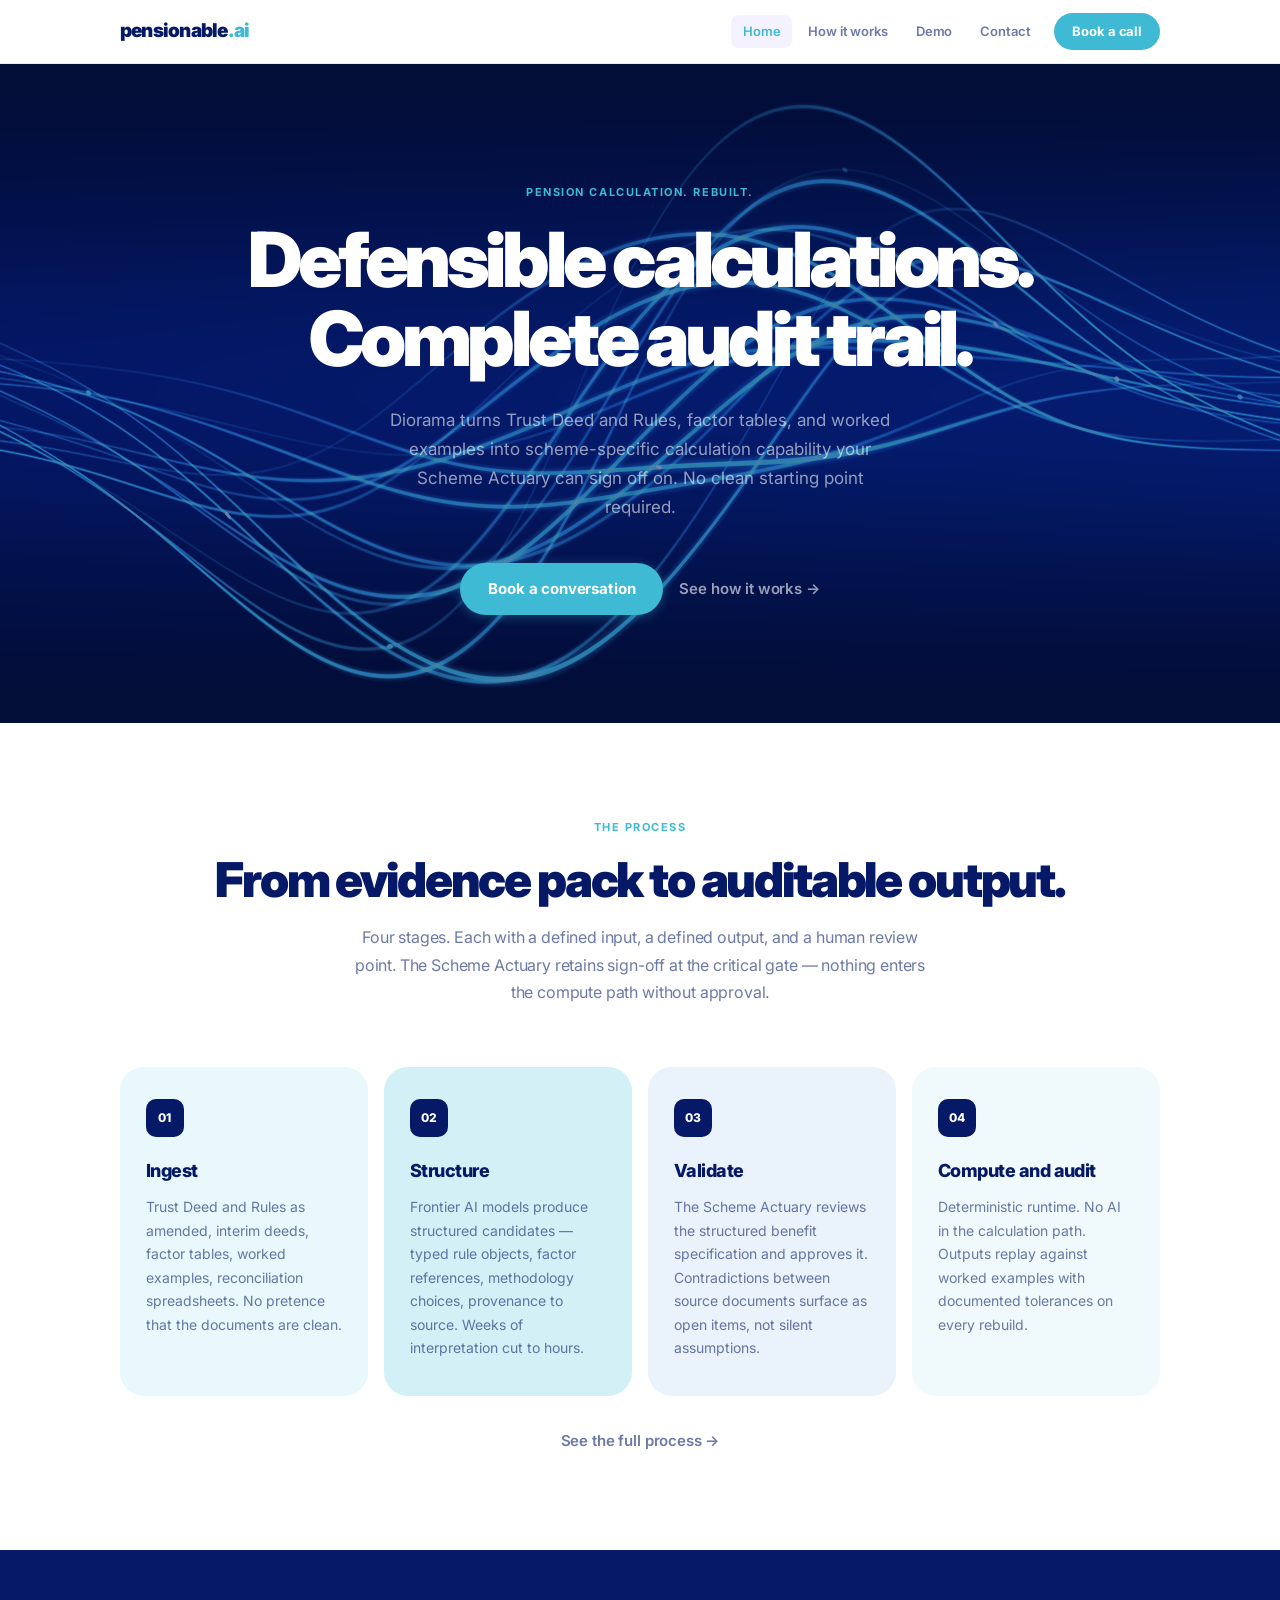
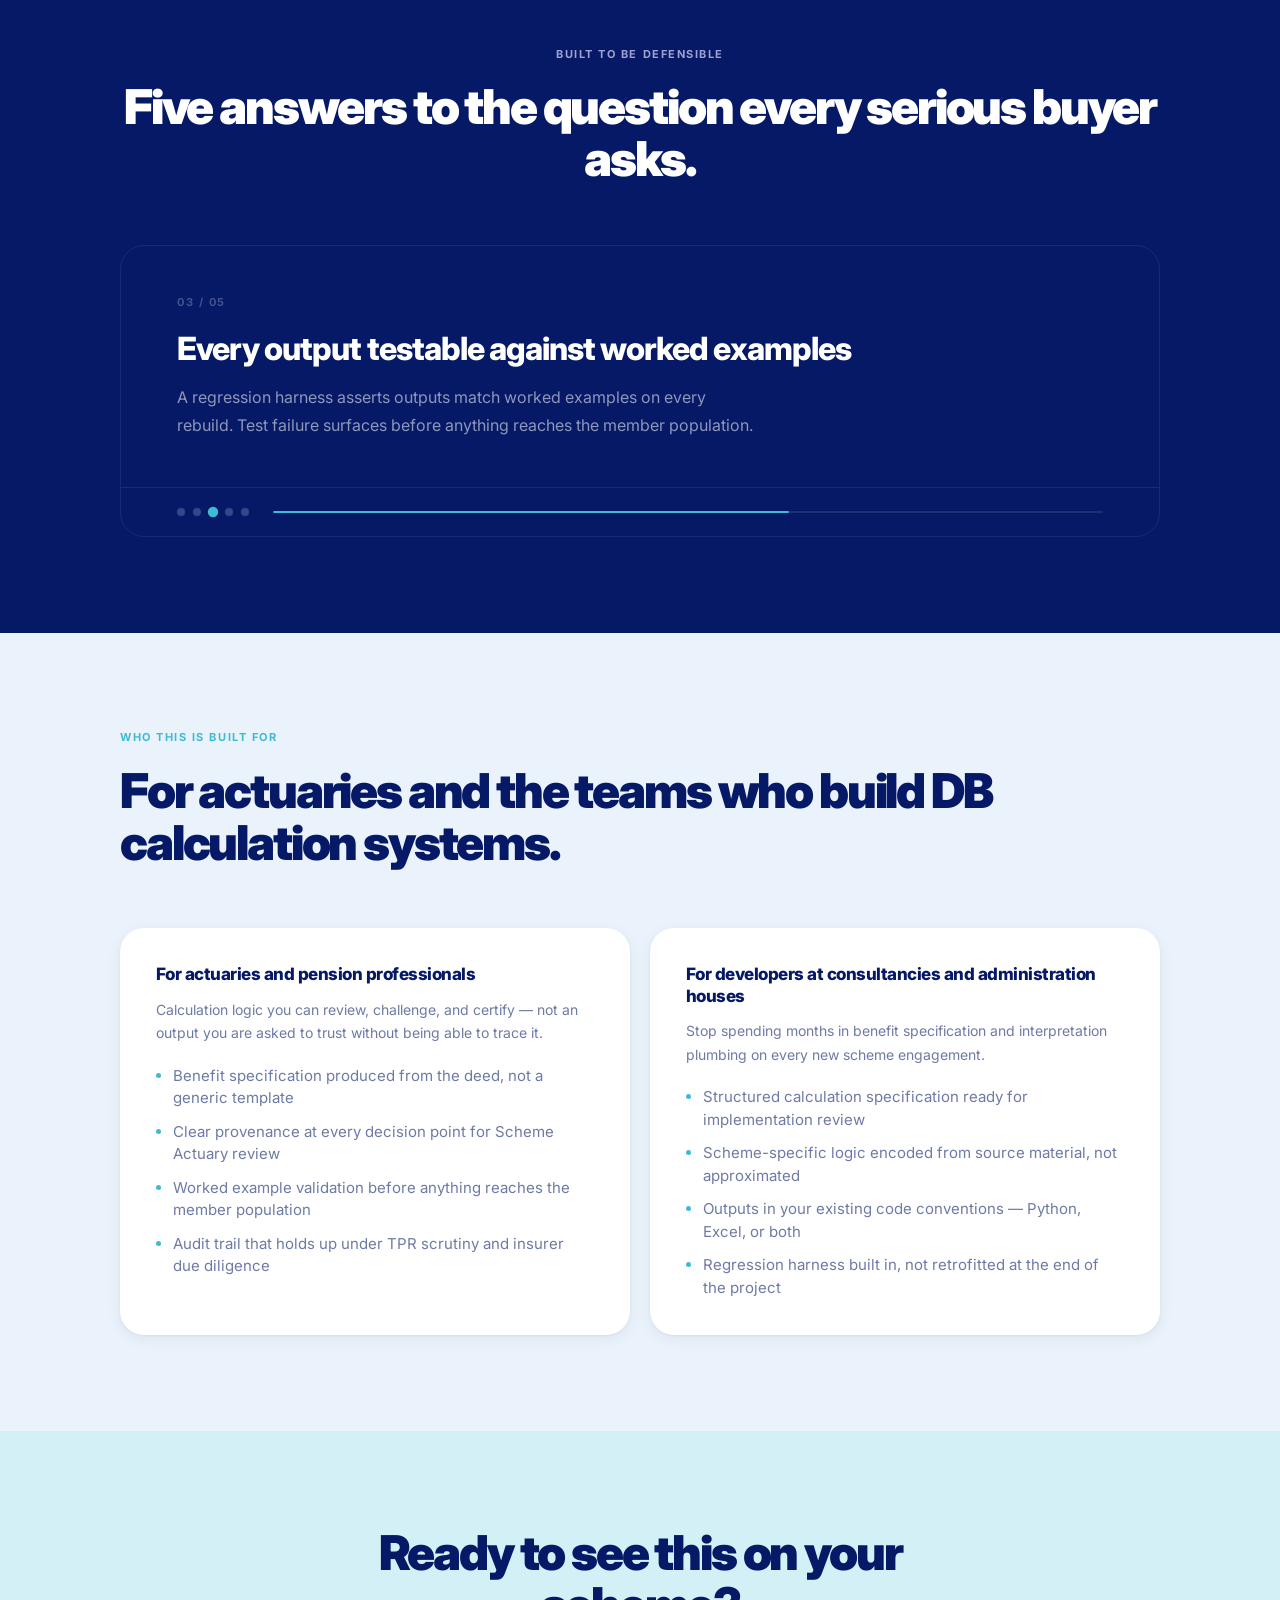
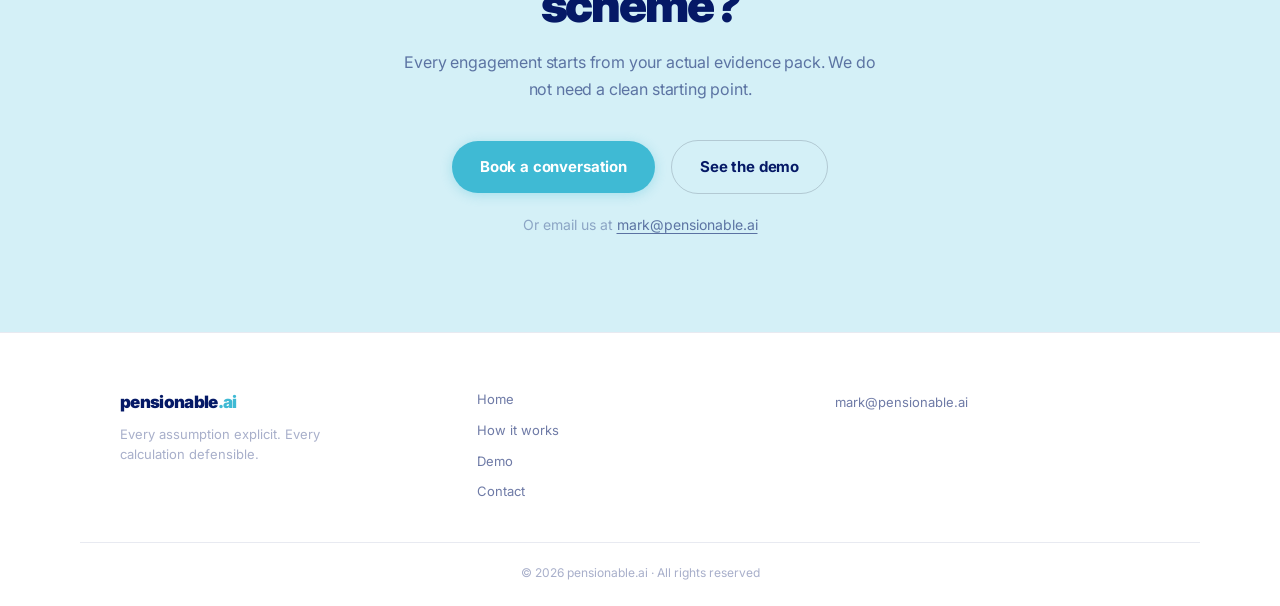
<file: index.html>
<!DOCTYPE html>
<html lang="en">
<head>
  <meta charset="UTF-8">
  <meta name="viewport" content="width=device-width, initial-scale=1.0">
  <title>pensionable.ai — Diorama Pension Calculation Engine</title>
  <meta name="description" content="Diorama turns DB scheme rules, factor tables, and worked examples into structured, auditable, scheme-specific calculation capability. Every assumption explicit. Every calculation defensible.">
  <meta property="og:title" content="pensionable.ai">
  <meta property="og:description" content="Defensible calculations. Complete audit trail. Scheme Actuary stays in control.">
  <meta property="og:type" content="website">
  <link rel="preconnect" href="https://fonts.googleapis.com">
  <link rel="preconnect" href="https://fonts.gstatic.com" crossorigin>
  <link href="https://fonts.googleapis.com/css2?family=Inter:wght@400;500;600;700;800;900&display=swap" rel="stylesheet">
  <link rel="stylesheet" href="css/main.css">
</head>
<body>

  <!-- ── Navigation ──────────────────────────────────────── -->
  <header class="nav">
    <div class="container nav__inner">
      <a href="index.html" class="wordmark">pensionable<span class="dot">.</span><span class="ai">ai</span></a>
      <nav class="nav-links">
        <a href="index.html" class="nav-link">Home</a>
        <a href="how-it-works.html" class="nav-link">How it works</a>
        <a href="demo.html" class="nav-link">Demo</a>
        <a href="contact.html" class="nav-link">Contact</a>
        <a href="contact.html" class="nav-cta">Book a call</a>
      </nav>
    </div>
  </header>

  <main>

    <!-- ── Hero ──────────────────────────────────────────── -->
    <section class="hero">
      <canvas id="hero-canvas" aria-hidden="true"></canvas>
      <div class="container">
        <p class="eyebrow reveal">Pension calculation. Rebuilt.</p>
        <h1 class="hero-headline hero__headline reveal">Defensible calculations.<br>Complete audit trail.</h1>

        <p class="hero__sub reveal">Diorama turns Trust Deed and Rules, factor tables, and worked examples into scheme-specific calculation capability your Scheme Actuary can sign off on. No clean starting point required.</p>
        <div class="hero__ctas stagger">
          <a href="contact.html" class="btn-primary reveal">Book a conversation</a>
          <a href="how-it-works.html" class="btn-text reveal">See how it works →</a>
        </div>
      </div>
    </section>

    <!-- ── How it Works ──────────────────────────────────── -->
    <section class="section" id="how-it-works">
      <div class="container">
        <div class="section-header section-header--centred">
          <p class="eyebrow reveal">The process</p>
          <h2 class="section-headline reveal">From evidence pack to auditable output.</h2>
          <p class="body-text reveal">Four stages. Each with a defined input, a defined output, and a human review point. The Scheme Actuary retains sign-off at the critical gate — nothing enters the compute path without approval.</p>
        </div>
        <div class="stage-cards stagger">
          <div class="stage-card stage-card--lavender reveal">
            <div class="stage-badge">01</div>
            <h3 class="stage-card__title">Ingest</h3>
            <p class="stage-card__body">Trust Deed and Rules as amended, interim deeds, factor tables, worked examples, reconciliation spreadsheets. No pretence that the documents are clean.</p>
          </div>
          <div class="stage-card stage-card--mint reveal">
            <div class="stage-badge">02</div>
            <h3 class="stage-card__title">Structure</h3>
            <p class="stage-card__body">Frontier AI models produce structured candidates — typed rule objects, factor references, methodology choices, provenance to source. Weeks of interpretation cut to hours.</p>
          </div>
          <div class="stage-card stage-card--peach reveal">
            <div class="stage-badge">03</div>
            <h3 class="stage-card__title">Validate</h3>
            <p class="stage-card__body">The Scheme Actuary reviews the structured benefit specification and approves it. Contradictions between source documents surface as open items, not silent assumptions.</p>
          </div>
          <div class="stage-card stage-card--blue reveal">
            <div class="stage-badge">04</div>
            <h3 class="stage-card__title">Compute and audit</h3>
            <p class="stage-card__body">Deterministic runtime. No AI in the calculation path. Outputs replay against worked examples with documented tolerances on every rebuild.</p>
          </div>
        </div>
        <div class="stage-cards-footer reveal">
          <a href="how-it-works.html" class="btn-text">See the full process →</a>
        </div>
      </div>
    </section>

    <!-- ── Trust ──────────────────────────────────────────── -->
    <section class="section section--dark" id="trust">
      <div class="container">
        <div class="section-header section-header--centred">
          <p class="eyebrow reveal">Built to be defensible</p>
          <h2 class="section-headline reveal">Five answers to the question every serious buyer asks.</h2>
        </div>

        <div class="trust-scroller reveal" aria-live="polite">
          <div class="trust-slides">
            <div class="trust-slide is-active">
              <span class="trust-slide__num">01 / 05</span>
              <h3 class="trust-slide__title">The Scheme Actuary owns the deliverable</h3>
              <p class="trust-slide__body">The actuary reviews the benefit specification, makes the judgement calls, and signs off the output. Professional accountability does not move.</p>
            </div>
            <div class="trust-slide">
              <span class="trust-slide__num">02 / 05</span>
              <h3 class="trust-slide__title">No AI in the calculation runtime</h3>
              <p class="trust-slide__body">The runtime is deterministic. The same inputs produce the same outputs every time. AI accelerates structuring — it plays no part in the calculation itself.</p>
            </div>
            <div class="trust-slide">
              <span class="trust-slide__num">03 / 05</span>
              <h3 class="trust-slide__title">Every output testable against worked examples</h3>
              <p class="trust-slide__body">A regression harness asserts outputs match worked examples on every rebuild. Test failure surfaces before anything reaches the member population.</p>
            </div>
            <div class="trust-slide">
              <span class="trust-slide__num">04 / 05</span>
              <h3 class="trust-slide__title">Provenance back to the deed</h3>
              <p class="trust-slide__body">Every methodology choice and calculation parameter traces back to the specific deed clause or statutory provision that governs it.</p>
            </div>
            <div class="trust-slide">
              <span class="trust-slide__num">05 / 05</span>
              <h3 class="trust-slide__title">Member data never touches the AI</h3>
              <p class="trust-slide__body">Anonymisation is built into the pipeline before any AI access. The structuring step sees only scheme structure and rule text, not member records.</p>
            </div>
          </div>

          <div class="trust-nav">
            <div class="trust-dots">
              <button class="trust-dot is-active" aria-label="Answer 1"></button>
              <button class="trust-dot" aria-label="Answer 2"></button>
              <button class="trust-dot" aria-label="Answer 3"></button>
              <button class="trust-dot" aria-label="Answer 4"></button>
              <button class="trust-dot" aria-label="Answer 5"></button>
            </div>
            <div class="trust-progress">
              <div class="trust-progress__bar"></div>
            </div>
          </div>
        </div>

      </div>
    </section>

    <!-- ── Who it's For ───────────────────────────────────── -->
    <section class="section section--peach" id="for-teams">
      <div class="container">
        <div class="section-header">
          <p class="eyebrow reveal">Who this is built for</p>
          <h2 class="section-headline reveal">For actuaries and the teams who build DB calculation systems.</h2>
        </div>
        <div class="for-grid stagger">
          <div class="for-block reveal">
            <p class="for-block__label">For actuaries and pension professionals</p>
            <p class="for-block__intro">Calculation logic you can review, challenge, and certify — not an output you are asked to trust without being able to trace it.</p>
            <ul class="bullet-list">
              <li>Benefit specification produced from the deed, not a generic template</li>
              <li>Clear provenance at every decision point for Scheme Actuary review</li>
              <li>Worked example validation before anything reaches the member population</li>
              <li>Audit trail that holds up under TPR scrutiny and insurer due diligence</li>
            </ul>
          </div>
          <div class="for-block reveal">
            <p class="for-block__label">For developers at consultancies and administration houses</p>
            <p class="for-block__intro">Stop spending months in benefit specification and interpretation plumbing on every new scheme engagement.</p>
            <ul class="bullet-list">
              <li>Structured calculation specification ready for implementation review</li>
              <li>Scheme-specific logic encoded from source material, not approximated</li>
              <li>Outputs in your existing code conventions — Python, Excel, or both</li>
              <li>Regression harness built in, not retrofitted at the end of the project</li>
            </ul>
          </div>
        </div>
      </div>
    </section>

    <!-- ── CTA ────────────────────────────────────────────── -->
    <section class="section--mint">
      <div class="cta-section">
        <div class="container">
          <h2 class="section-headline reveal">Ready to see this on your scheme?</h2>
          <p class="body-text reveal">Every engagement starts from your actual evidence pack. We do not need a clean starting point.</p>
          <div class="cta-section__buttons reveal">
            <a href="contact.html" class="btn-primary">Book a conversation</a>
            <a href="demo.html" class="btn-outlined">See the demo</a>
          </div>
          <p class="cta-secondary reveal">Or email us at <a href="mailto:mark@pensionable.ai">mark@pensionable.ai</a></p>
        </div>
      </div>
    </section>

  </main>

  <!-- ── Footer ─────────────────────────────────────────── -->
  <footer class="footer">
    <div class="container footer__inner">
      <div class="footer__brand">
        <a href="index.html" class="wordmark">pensionable<span class="dot">.</span><span class="ai">ai</span></a>
        <p class="footer__tagline">Every assumption explicit. Every calculation defensible.</p>
      </div>
      <nav class="footer__links">
        <a href="index.html">Home</a>
        <a href="how-it-works.html">How it works</a>
        <a href="demo.html">Demo</a>
        <a href="contact.html">Contact</a>
      </nav>
      <div class="footer__contact">
        <a href="mailto:mark@pensionable.ai">mark@pensionable.ai</a>
      </div>
    </div>
    <div class="container footer__bottom">
      <p>© 2026 pensionable.ai · All rights reserved</p>
    </div>
  </footer>

  <script src="js/main.js"></script>
</body>
</html>
</file>
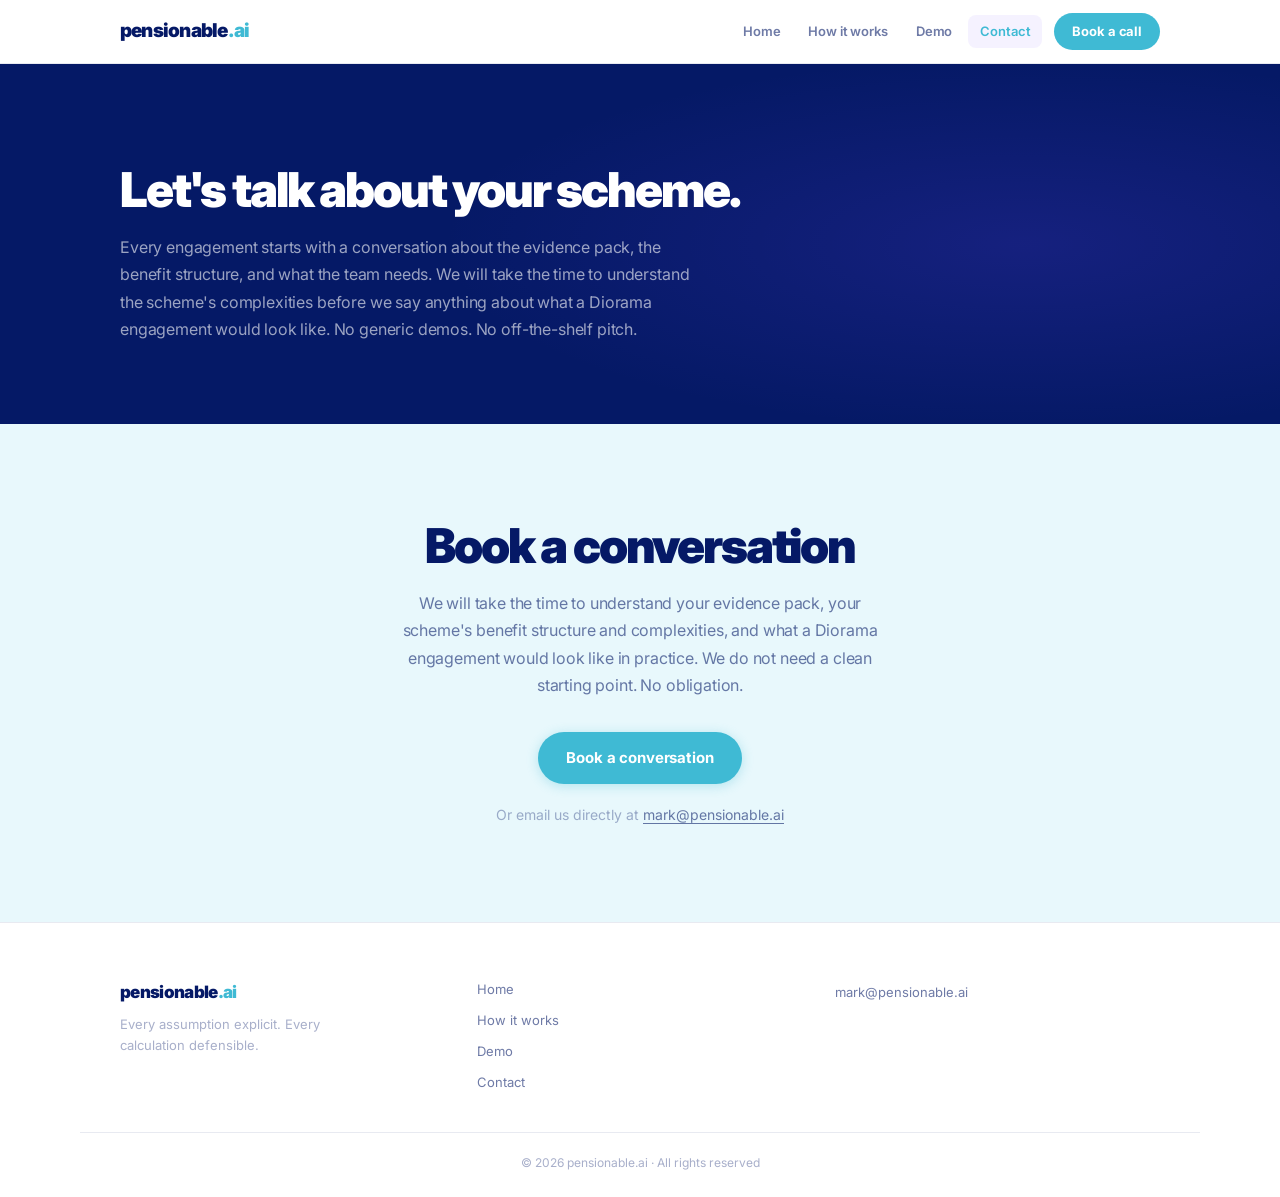
<file: contact.html>
<!DOCTYPE html>
<html lang="en">
<head>
  <meta charset="UTF-8">
  <meta name="viewport" content="width=device-width, initial-scale=1.0">
  <title>Contact — pensionable.ai</title>
  <meta name="description" content="Every engagement starts with a conversation about the scheme, the evidence pack, and what the team needs. Book a call with pensionable.ai.">
  <meta property="og:title" content="Contact — pensionable.ai">
  <meta property="og:description" content="Let's talk about your scheme.">
  <meta property="og:type" content="website">
  <link rel="preconnect" href="https://fonts.googleapis.com">
  <link rel="preconnect" href="https://fonts.gstatic.com" crossorigin>
  <link href="https://fonts.googleapis.com/css2?family=Inter:wght@400;500;600;700;800;900&display=swap" rel="stylesheet">
  <link rel="stylesheet" href="css/main.css">
</head>
<body>

  <!-- ── Navigation ──────────────────────────────────────── -->
  <header class="nav">
    <div class="container nav__inner">
      <a href="index.html" class="wordmark">pensionable<span class="dot">.</span><span class="ai">ai</span></a>
      <nav class="nav-links">
        <a href="index.html" class="nav-link">Home</a>
        <a href="how-it-works.html" class="nav-link">How it works</a>
        <a href="demo.html" class="nav-link">Demo</a>
        <a href="contact.html" class="nav-link">Contact</a>
        <a href="contact.html" class="nav-cta">Book a call</a>
      </nav>
    </div>
  </header>

  <main>

    <!-- ── Intro Strip ───────────────────────────────────── -->
    <div class="intro-strip">
      <div class="container">
        <h1 class="section-headline reveal">Let's talk about your scheme.</h1>
        <p class="body-text reveal">Every engagement starts with a conversation about the evidence pack, the benefit structure, and what the team needs. We will take the time to understand the scheme's complexities before we say anything about what a Diorama engagement would look like. No generic demos. No off-the-shelf pitch.</p>
      </div>
    </div>

    <!-- ── CTA Block ──────────────────────────────────────── -->
    <section class="section--lavender">
      <div class="cta-section">
        <div class="container">
          <h2 class="section-headline reveal">Book a conversation</h2>
          <p class="body-text reveal">We will take the time to understand your evidence pack, your scheme's benefit structure and complexities, and what a Diorama engagement would look like in practice. We do not need a clean starting point. No obligation.</p>
          <div class="cta-section__buttons reveal mt-32">
            <a href="#" class="btn-primary">Book a conversation</a>
          </div>
          <p class="cta-secondary reveal">Or email us directly at <a href="mailto:mark@pensionable.ai">mark@pensionable.ai</a></p>
        </div>
      </div>
    </section>

  </main>

  <!-- ── Footer ─────────────────────────────────────────── -->
  <footer class="footer">
    <div class="container footer__inner">
      <div class="footer__brand">
        <a href="index.html" class="wordmark">pensionable<span class="dot">.</span><span class="ai">ai</span></a>
        <p class="footer__tagline">Every assumption explicit. Every calculation defensible.</p>
      </div>
      <nav class="footer__links">
        <a href="index.html">Home</a>
        <a href="how-it-works.html">How it works</a>
        <a href="demo.html">Demo</a>
        <a href="contact.html">Contact</a>
      </nav>
      <div class="footer__contact">
        <a href="mailto:mark@pensionable.ai">mark@pensionable.ai</a>
      </div>
    </div>
    <div class="container footer__bottom">
      <p>© 2026 pensionable.ai · All rights reserved</p>
    </div>
  </footer>

  <script src="js/main.js"></script>
</body>
</html>
</file>
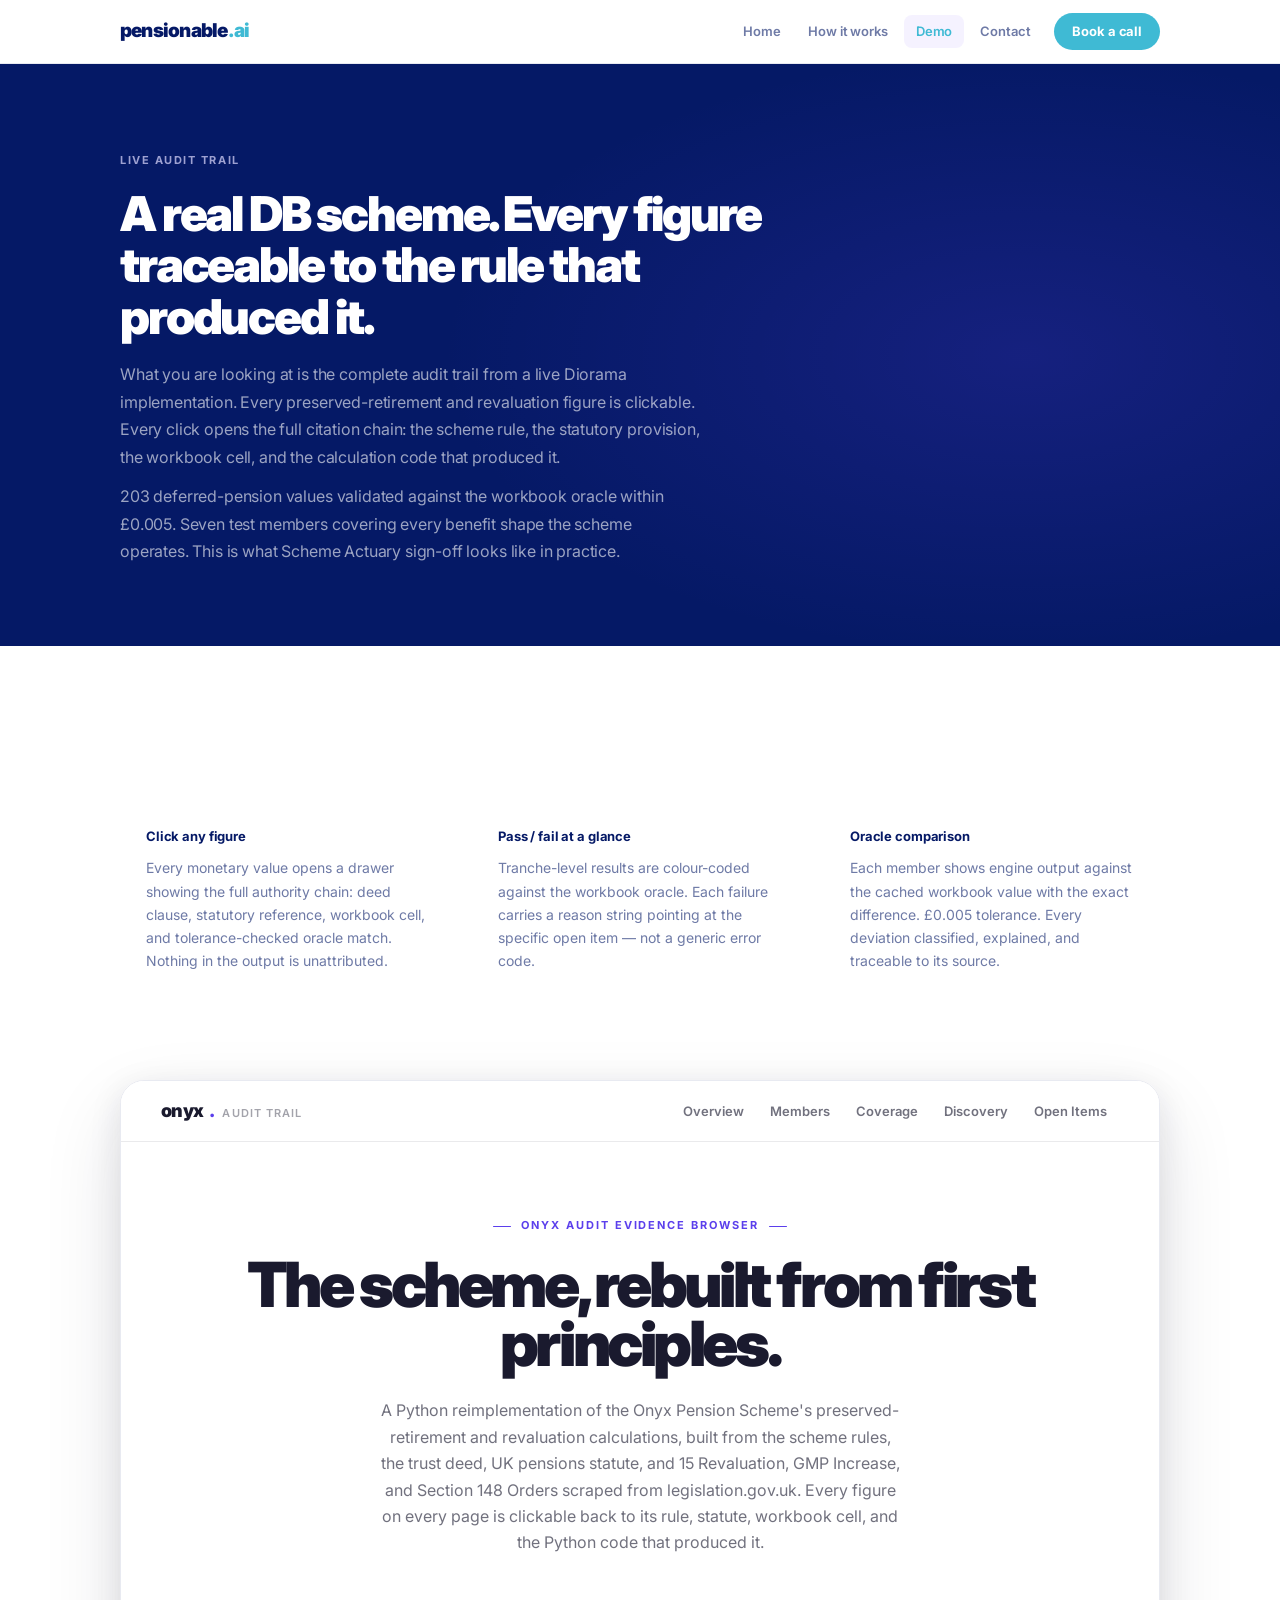
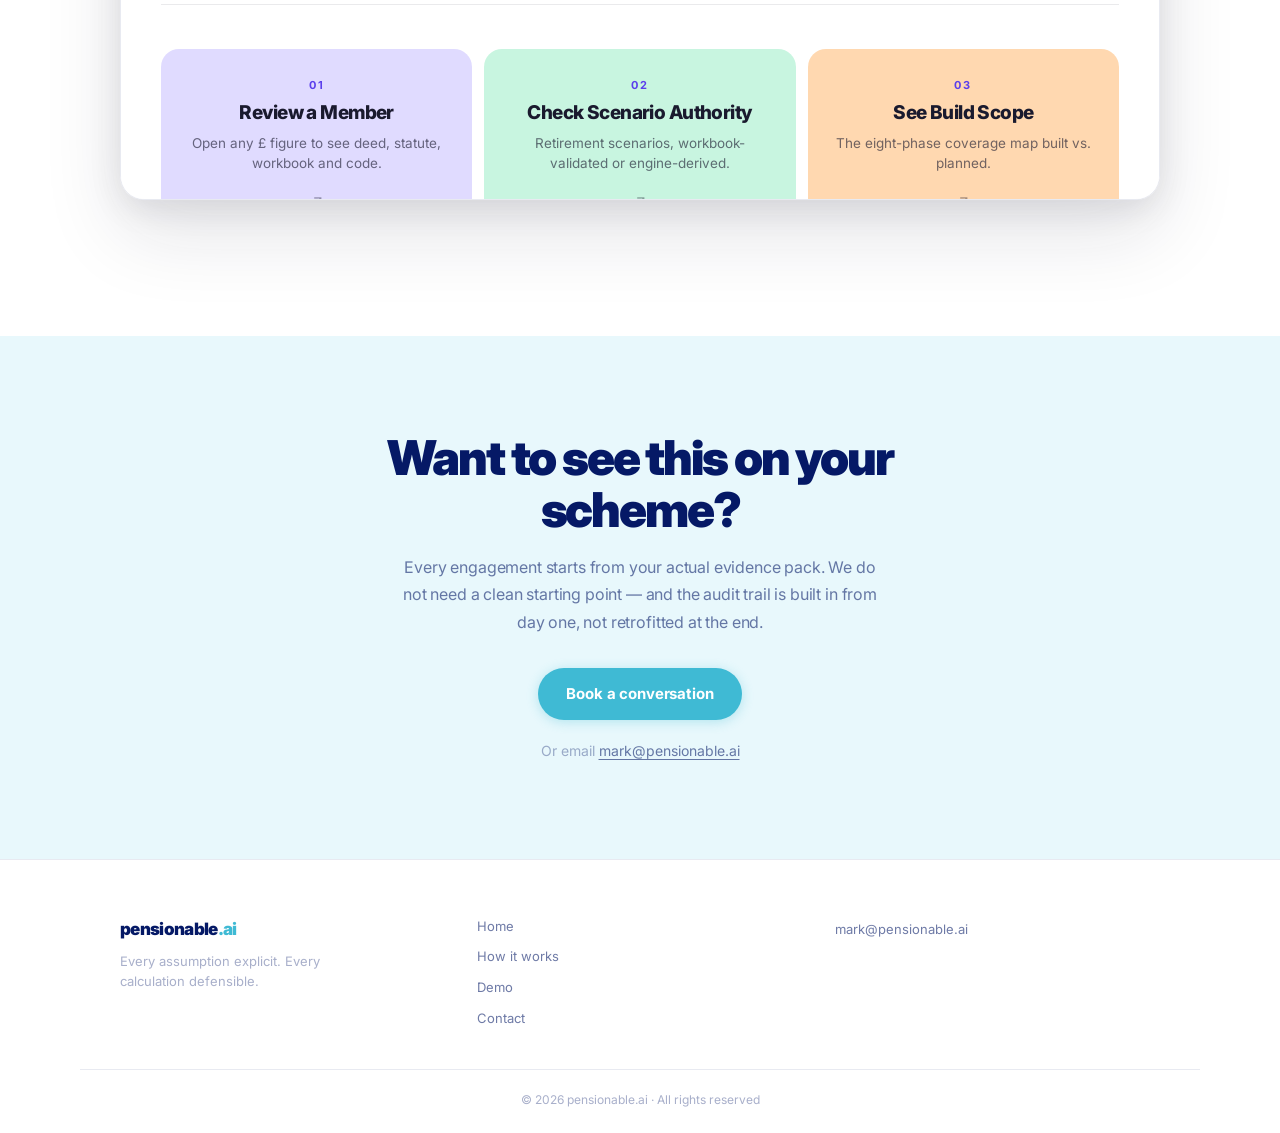
<file: demo.html>
<!DOCTYPE html>
<html lang="en">
<head>
  <meta charset="UTF-8">
  <meta name="viewport" content="width=device-width, initial-scale=1.0">
  <title>Demo — pensionable.ai</title>
  <meta name="description" content="A real DB scheme. Every figure traceable to the rule that produced it. See the complete Diorama audit trail — 203 deferred-pension values validated within £0.005.">
  <meta property="og:title" content="Demo — pensionable.ai">
  <meta property="og:description" content="A real DB scheme. Every figure traceable to its rule.">
  <meta property="og:type" content="website">
  <link rel="preconnect" href="https://fonts.googleapis.com">
  <link rel="preconnect" href="https://fonts.gstatic.com" crossorigin>
  <link href="https://fonts.googleapis.com/css2?family=Inter:wght@400;500;600;700;800;900&display=swap" rel="stylesheet">
  <link rel="stylesheet" href="css/main.css">
</head>
<body>

  <!-- ── Navigation ──────────────────────────────────────── -->
  <header class="nav">
    <div class="container nav__inner">
      <a href="index.html" class="wordmark">pensionable<span class="dot">.</span><span class="ai">ai</span></a>
      <nav class="nav-links">
        <a href="index.html" class="nav-link">Home</a>
        <a href="how-it-works.html" class="nav-link">How it works</a>
        <a href="demo.html" class="nav-link">Demo</a>
        <a href="contact.html" class="nav-link">Contact</a>
        <a href="contact.html" class="nav-cta">Book a call</a>
      </nav>
    </div>
  </header>

  <main>

    <!-- ── Intro Strip ───────────────────────────────────── -->
    <div class="intro-strip">
      <div class="container">
        <p class="eyebrow reveal">Live audit trail</p>
        <h1 class="section-headline reveal">A real DB scheme. Every figure traceable to the rule that produced it.</h1>
        <p class="body-text reveal">What you are looking at is the complete audit trail from a live Diorama implementation. Every preserved-retirement and revaluation figure is clickable. Every click opens the full citation chain: the scheme rule, the statutory provision, the workbook cell, and the calculation code that produced it.</p>
        <p class="body-text reveal" style="margin-top: 12px;">203 deferred-pension values validated against the workbook oracle within £0.005. Seven test members covering every benefit shape the scheme operates. This is what Scheme Actuary sign-off looks like in practice.</p>
      </div>
    </div>

    <!-- ── Annotation Cards ───────────────────────────────── -->
    <section class="section" style="padding-bottom: 0;">
      <div class="container">
        <div class="annotation-cards stagger">
          <div class="annotation-card card--lavender reveal">
            <p class="annotation-card__label">Click any figure</p>
            <p class="annotation-card__body">Every monetary value opens a drawer showing the full authority chain: deed clause, statutory reference, workbook cell, and tolerance-checked oracle match. Nothing in the output is unattributed.</p>
          </div>
          <div class="annotation-card card--mint reveal">
            <p class="annotation-card__label">Pass / fail at a glance</p>
            <p class="annotation-card__body">Tranche-level results are colour-coded against the workbook oracle. Each failure carries a reason string pointing at the specific open item — not a generic error code.</p>
          </div>
          <div class="annotation-card card--peach reveal">
            <p class="annotation-card__label">Oracle comparison</p>
            <p class="annotation-card__body">Each member shows engine output against the cached workbook value with the exact difference. £0.005 tolerance. Every deviation classified, explained, and traceable to its source.</p>
          </div>
        </div>
      </div>
    </section>

    <!-- ── Iframe Embed ───────────────────────────────────── -->
    <section class="section" style="padding-top: 24px;">
      <div class="container">
        <div class="demo-frame">
          <iframe
            src="demo/onyx-audit-trail.html"
            title="Onyx Audit Trail — pensionable.ai Diorama"
            class="demo-iframe">
          </iframe>
        </div>
      </div>
    </section>

    <!-- ── Bottom CTA ────────────────────────────────────── -->
    <section class="section--lavender">
      <div class="cta-section">
        <div class="container">
          <h2 class="section-headline reveal">Want to see this on your scheme?</h2>
          <p class="body-text reveal">Every engagement starts from your actual evidence pack. We do not need a clean starting point — and the audit trail is built in from day one, not retrofitted at the end.</p>
          <div class="cta-section__buttons reveal mt-32">
            <a href="contact.html" class="btn-primary">Book a conversation</a>
          </div>
          <p class="cta-secondary reveal">Or email <a href="mailto:mark@pensionable.ai">mark@pensionable.ai</a></p>
        </div>
      </div>
    </section>

  </main>

  <!-- ── Footer ─────────────────────────────────────────── -->
  <footer class="footer">
    <div class="container footer__inner">
      <div class="footer__brand">
        <a href="index.html" class="wordmark">pensionable<span class="dot">.</span><span class="ai">ai</span></a>
        <p class="footer__tagline">Every assumption explicit. Every calculation defensible.</p>
      </div>
      <nav class="footer__links">
        <a href="index.html">Home</a>
        <a href="how-it-works.html">How it works</a>
        <a href="demo.html">Demo</a>
        <a href="contact.html">Contact</a>
      </nav>
      <div class="footer__contact">
        <a href="mailto:mark@pensionable.ai">mark@pensionable.ai</a>
      </div>
    </div>
    <div class="container footer__bottom">
      <p>© 2026 pensionable.ai · All rights reserved</p>
    </div>
  </footer>

  <script src="js/main.js"></script>
</body>
</html>
</file>
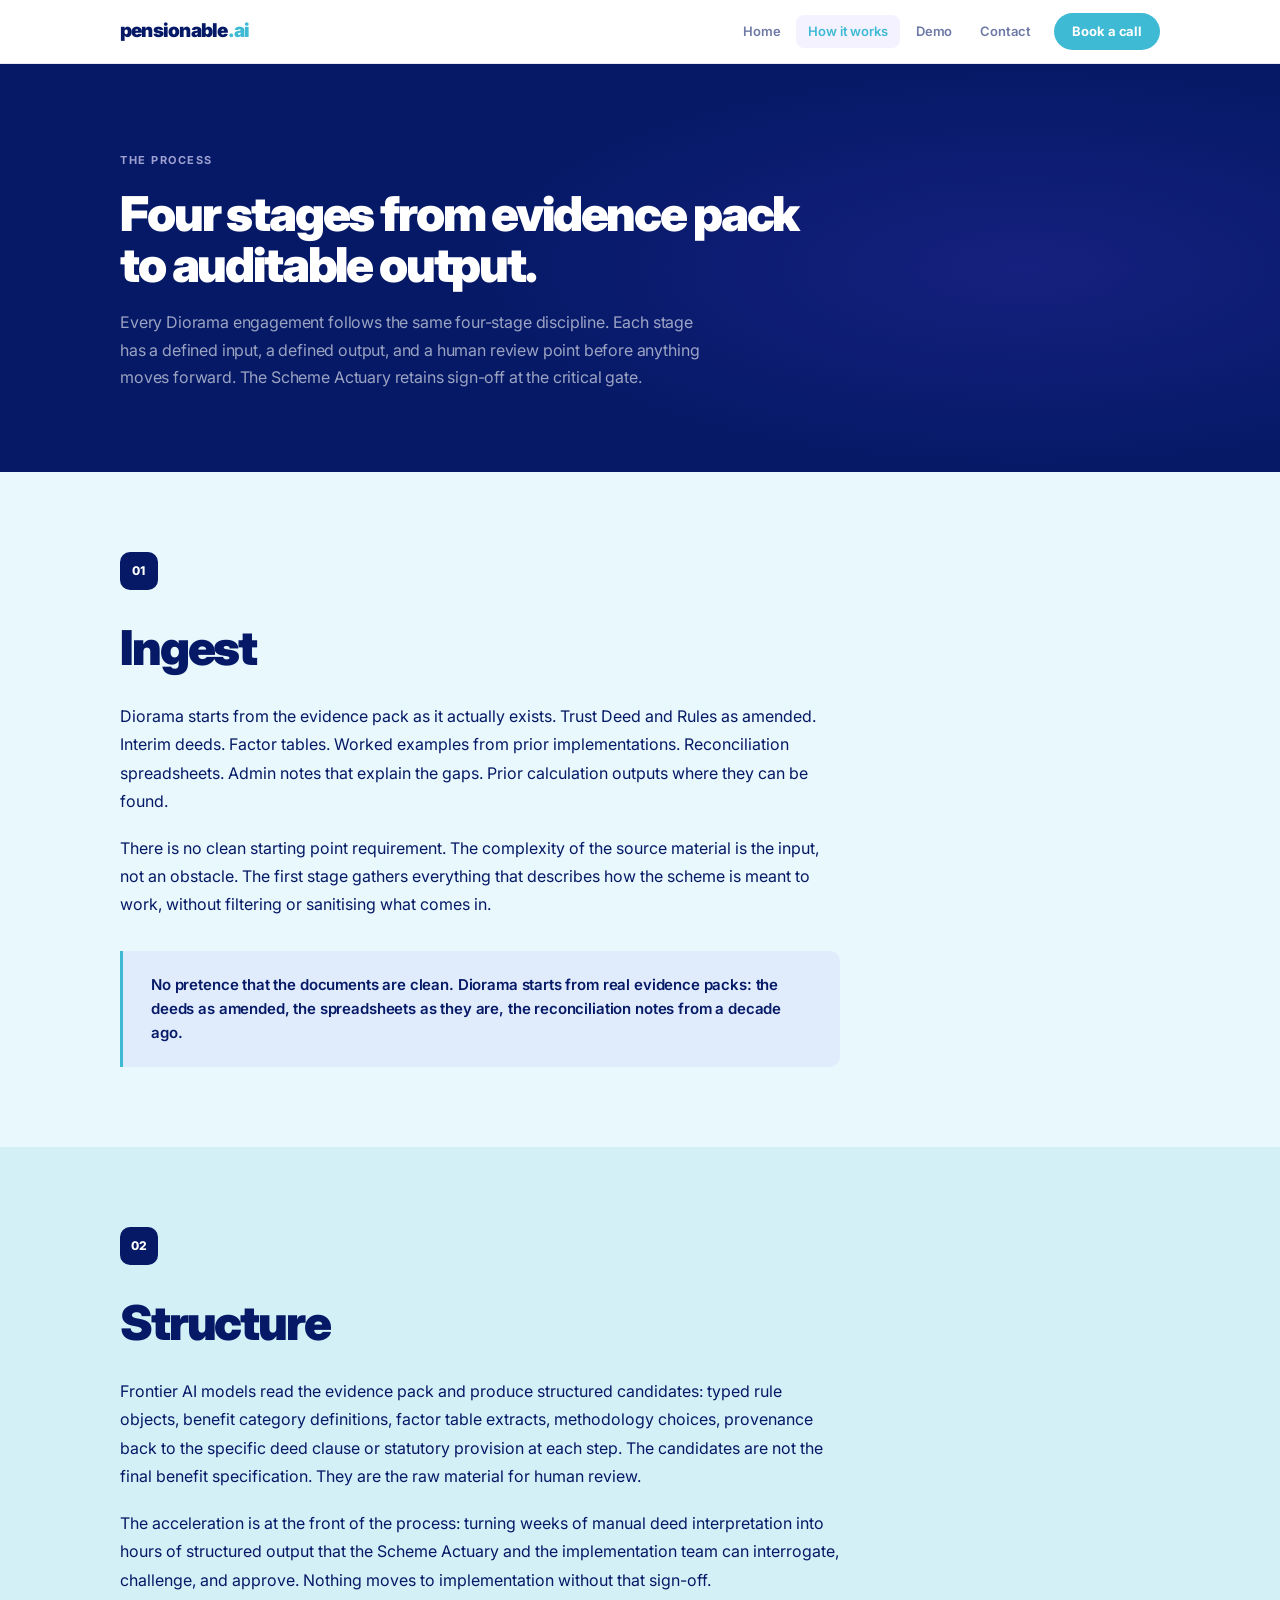
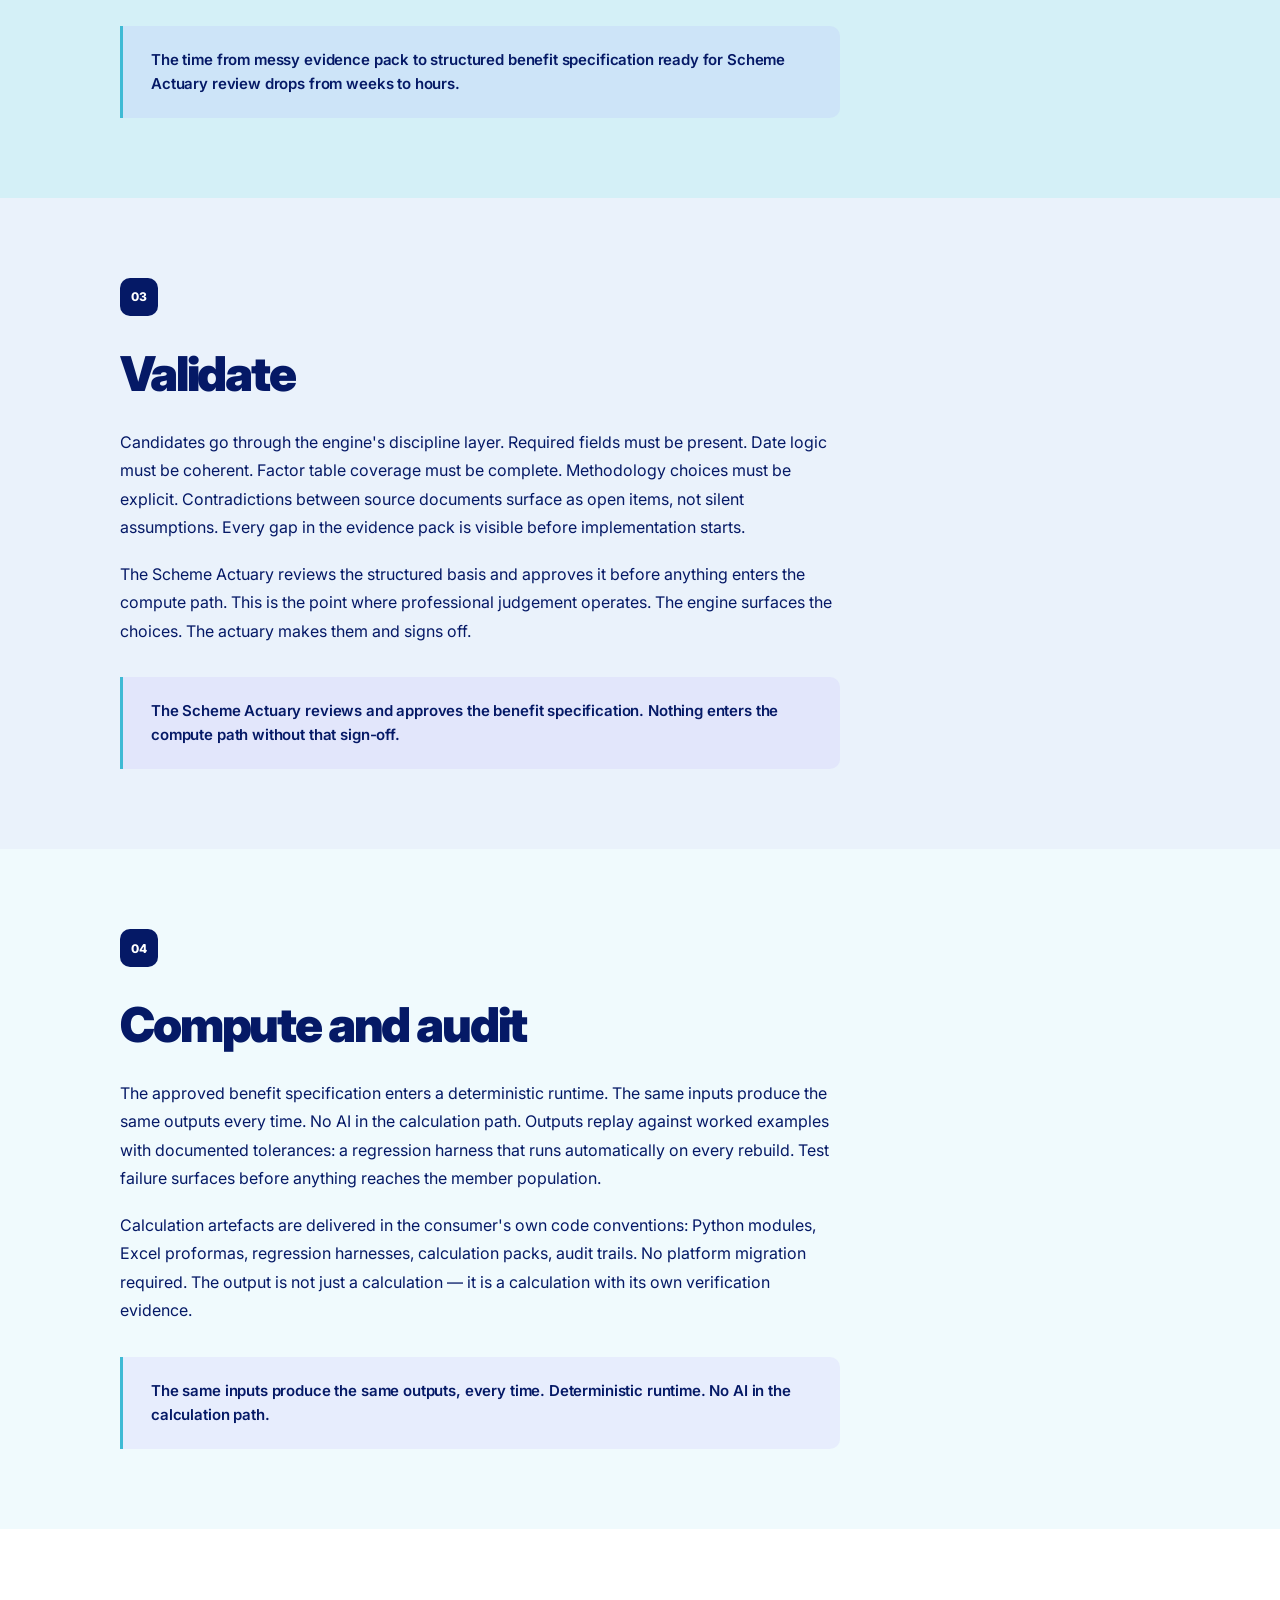
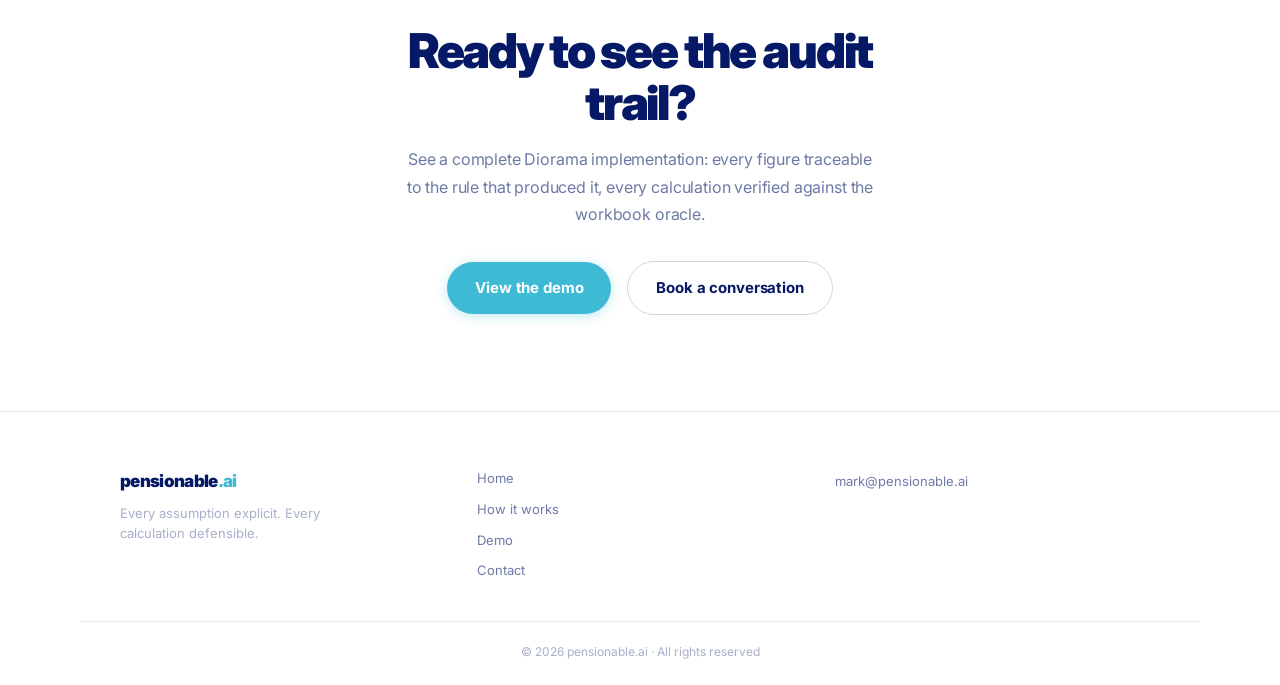
<file: how-it-works.html>
<!DOCTYPE html>
<html lang="en">
<head>
  <meta charset="UTF-8">
  <meta name="viewport" content="width=device-width, initial-scale=1.0">
  <title>How it works — pensionable.ai</title>
  <meta name="description" content="Four stages from evidence pack to auditable output. How Diorama turns messy scheme material into structured, deterministic, scheme-specific calculation capability.">
  <meta property="og:title" content="How it works — pensionable.ai">
  <meta property="og:description" content="Four stages from evidence pack to auditable output.">
  <meta property="og:type" content="website">
  <link rel="preconnect" href="https://fonts.googleapis.com">
  <link rel="preconnect" href="https://fonts.gstatic.com" crossorigin>
  <link href="https://fonts.googleapis.com/css2?family=Inter:wght@400;500;600;700;800;900&display=swap" rel="stylesheet">
  <link rel="stylesheet" href="css/main.css">
</head>
<body>

  <!-- ── Navigation ──────────────────────────────────────── -->
  <header class="nav">
    <div class="container nav__inner">
      <a href="index.html" class="wordmark">pensionable<span class="dot">.</span><span class="ai">ai</span></a>
      <nav class="nav-links">
        <a href="index.html" class="nav-link">Home</a>
        <a href="how-it-works.html" class="nav-link">How it works</a>
        <a href="demo.html" class="nav-link">Demo</a>
        <a href="contact.html" class="nav-link">Contact</a>
        <a href="contact.html" class="nav-cta">Book a call</a>
      </nav>
    </div>
  </header>

  <main>

    <!-- ── Intro Strip ───────────────────────────────────── -->
    <div class="intro-strip">
      <div class="container">
        <p class="eyebrow reveal">The process</p>
        <h1 class="section-headline reveal">Four stages from evidence pack to auditable output.</h1>
        <p class="body-text reveal">Every Diorama engagement follows the same four-stage discipline. Each stage has a defined input, a defined output, and a human review point before anything moves forward. The Scheme Actuary retains sign-off at the critical gate.</p>
      </div>
    </div>

    <!-- ── Stage 01 — Ingest ─────────────────────────────── -->
    <section class="stage-section section--lavender" id="ingest">
      <div class="container">
        <div class="stage-section__inner">
          <div class="stage-badge reveal">01</div>
          <h2 class="section-headline reveal">Ingest</h2>
          <p class="reveal">Diorama starts from the evidence pack as it actually exists. Trust Deed and Rules as amended. Interim deeds. Factor tables. Worked examples from prior implementations. Reconciliation spreadsheets. Admin notes that explain the gaps. Prior calculation outputs where they can be found.</p>
          <p class="reveal">There is no clean starting point requirement. The complexity of the source material is the input, not an obstacle. The first stage gathers everything that describes how the scheme is meant to work, without filtering or sanitising what comes in.</p>
          <div class="callout-block reveal">
            No pretence that the documents are clean. Diorama starts from real evidence packs: the deeds as amended, the spreadsheets as they are, the reconciliation notes from a decade ago.
          </div>
        </div>
      </div>
    </section>

    <!-- ── Stage 02 — Structure ──────────────────────────── -->
    <section class="stage-section section--mint" id="structure">
      <div class="container">
        <div class="stage-section__inner">
          <div class="stage-badge reveal">02</div>
          <h2 class="section-headline reveal">Structure</h2>
          <p class="reveal">Frontier AI models read the evidence pack and produce structured candidates: typed rule objects, benefit category definitions, factor table extracts, methodology choices, provenance back to the specific deed clause or statutory provision at each step. The candidates are not the final benefit specification. They are the raw material for human review.</p>
          <p class="reveal">The acceleration is at the front of the process: turning weeks of manual deed interpretation into hours of structured output that the Scheme Actuary and the implementation team can interrogate, challenge, and approve. Nothing moves to implementation without that sign-off.</p>
          <div class="callout-block reveal">
            The time from messy evidence pack to structured benefit specification ready for Scheme Actuary review drops from weeks to hours.
          </div>
        </div>
      </div>
    </section>

    <!-- ── Stage 03 — Validate ───────────────────────────── -->
    <section class="stage-section section--peach" id="validate">
      <div class="container">
        <div class="stage-section__inner">
          <div class="stage-badge reveal">03</div>
          <h2 class="section-headline reveal">Validate</h2>
          <p class="reveal">Candidates go through the engine's discipline layer. Required fields must be present. Date logic must be coherent. Factor table coverage must be complete. Methodology choices must be explicit. Contradictions between source documents surface as open items, not silent assumptions. Every gap in the evidence pack is visible before implementation starts.</p>
          <p class="reveal">The Scheme Actuary reviews the structured basis and approves it before anything enters the compute path. This is the point where professional judgement operates. The engine surfaces the choices. The actuary makes them and signs off.</p>
          <div class="callout-block reveal">
            The Scheme Actuary reviews and approves the benefit specification. Nothing enters the compute path without that sign-off.
          </div>
        </div>
      </div>
    </section>

    <!-- ── Stage 04 — Compute ────────────────────────────── -->
    <section class="stage-section section--blue" id="compute">
      <div class="container">
        <div class="stage-section__inner">
          <div class="stage-badge reveal">04</div>
          <h2 class="section-headline reveal">Compute and audit</h2>
          <p class="reveal">The approved benefit specification enters a deterministic runtime. The same inputs produce the same outputs every time. No AI in the calculation path. Outputs replay against worked examples with documented tolerances: a regression harness that runs automatically on every rebuild. Test failure surfaces before anything reaches the member population.</p>
          <p class="reveal">Calculation artefacts are delivered in the consumer's own code conventions: Python modules, Excel proformas, regression harnesses, calculation packs, audit trails. No platform migration required. The output is not just a calculation — it is a calculation with its own verification evidence.</p>
          <div class="callout-block reveal">
            The same inputs produce the same outputs, every time. Deterministic runtime. No AI in the calculation path.
          </div>
        </div>
      </div>
    </section>

    <!-- ── CTA ────────────────────────────────────────────── -->
    <div class="cta-section">
      <div class="container">
        <h2 class="section-headline reveal">Ready to see the audit trail?</h2>
        <p class="body-text reveal">See a complete Diorama implementation: every figure traceable to the rule that produced it, every calculation verified against the workbook oracle.</p>
        <div class="cta-section__buttons reveal mt-32">
          <a href="demo.html" class="btn-primary">View the demo</a>
          <a href="contact.html" class="btn-outlined">Book a conversation</a>
        </div>
      </div>
    </div>

  </main>

  <!-- ── Footer ─────────────────────────────────────────── -->
  <footer class="footer">
    <div class="container footer__inner">
      <div class="footer__brand">
        <a href="index.html" class="wordmark">pensionable<span class="dot">.</span><span class="ai">ai</span></a>
        <p class="footer__tagline">Every assumption explicit. Every calculation defensible.</p>
      </div>
      <nav class="footer__links">
        <a href="index.html">Home</a>
        <a href="how-it-works.html">How it works</a>
        <a href="demo.html">Demo</a>
        <a href="contact.html">Contact</a>
      </nav>
      <div class="footer__contact">
        <a href="mailto:mark@pensionable.ai">mark@pensionable.ai</a>
      </div>
    </div>
    <div class="container footer__bottom">
      <p>© 2026 pensionable.ai · All rights reserved</p>
    </div>
  </footer>

  <script src="js/main.js"></script>
</body>
</html>
</file>
<file: css/main.css>
/* ============================================================
   pensionable.ai — main.css
   ============================================================ */

@import url('https://fonts.googleapis.com/css2?family=Inter:wght@400;500;600;700;800;900&display=swap');

/* ── Design Tokens ─────────────────────────────────────────── */
:root {
  --white:    #ffffff;
  --ink:      #051966;
  --ink-sub:  rgba(5, 25, 102, 0.58);
  --ink-dim:  rgba(5, 25, 102, 0.35);
  --rule:     rgba(5, 25, 102, 0.09);
  --purple:   #3FBAD4;   /* teal — used everywhere as accent */
  --teal:     #3FBAD4;
  --dark:     #051966;   /* navy */

  --lavender: #e8f8fc;
  --mint:     #d4f0f7;
  --peach:    #eaf2fb;
  --blue:     #f0fafd;
  --yellow:   #fef9c3;
  --pink:     #ffd6ea;

  --radius-sm: 10px;
  --radius:    18px;
  --radius-lg: 24px;

  --nav-height: 64px;
  --container:  1120px;

  --shadow-sm: 0 1px 3px rgba(26,26,46,0.05), 0 4px 16px rgba(26,26,46,0.06);
  --shadow:    0 2px 8px rgba(26,26,46,0.06), 0 12px 40px rgba(26,26,46,0.09);
  --shadow-lg: 0 8px 32px rgba(26,26,46,0.10), 0 32px 80px rgba(26,26,46,0.12);
}

/* ── Reset ─────────────────────────────────────────────────── */
*, *::before, *::after { box-sizing: border-box; margin: 0; padding: 0; }
html { scroll-behavior: smooth; }
body {
  font-family: 'Inter', system-ui, sans-serif;
  font-size: 16px;
  line-height: 1.6;
  color: var(--ink);
  background: var(--white);
  -webkit-font-smoothing: antialiased;
  -moz-osx-font-smoothing: grayscale;
}
img, iframe { display: block; max-width: 100%; }
a { color: inherit; text-decoration: none; }
ul { list-style: none; }
[id] { scroll-margin-top: calc(var(--nav-height) + 16px); }
::selection { background: var(--purple); color: #fff; }

/* ── Container ─────────────────────────────────────────────── */
.container {
  max-width: var(--container);
  margin: 0 auto;
  padding: 0 40px;
}
@media (max-width: 640px) { .container { padding: 0 20px; } }

/* ── Navigation ────────────────────────────────────────────── */
.nav {
  position: sticky;
  top: 0;
  z-index: 100;
  height: var(--nav-height);
  background: rgba(255, 255, 255, 0.92);
  backdrop-filter: blur(16px);
  -webkit-backdrop-filter: blur(16px);
  border-bottom: 1px solid var(--rule);
}

.nav__inner {
  height: 100%;
  display: flex;
  align-items: center;
  justify-content: space-between;
  gap: 24px;
}

.wordmark {
  font-size: 19px;
  font-weight: 900;
  letter-spacing: -0.04em;
  color: var(--ink);
  flex-shrink: 0;
}
.wordmark .dot { color: var(--teal); }
.wordmark .ai  { color: var(--teal); }

.nav-links {
  display: flex;
  align-items: center;
  gap: 4px;
}

.nav-link {
  font-size: 13px;
  font-weight: 600;
  letter-spacing: -0.01em;
  color: var(--ink-sub);
  padding: 6px 12px;
  border-radius: 8px;
  transition: background 120ms, color 120ms;
}
.nav-link:hover,
.nav-link.active {
  background: rgba(108, 71, 255, 0.07);
  color: var(--purple);
}

.nav-cta {
  font-size: 13px;
  font-weight: 700;
  letter-spacing: -0.01em;
  color: #fff;
  background: var(--teal);
  padding: 8px 18px;
  border-radius: 999px;
  margin-left: 8px;
  transition: opacity 120ms, transform 120ms;
}
.nav-cta:hover { opacity: 0.85; color: #fff; transform: translateY(-1px); }

@media (max-width: 640px) { .nav-links { display: none; } }

/* ── Sections ──────────────────────────────────────────────── */
.section { padding: 96px 0; }
.section--dark { background: var(--dark); color: #fff; }
.section--lavender { background: var(--lavender); }
.section--mint     { background: var(--mint); }
.section--peach    { background: var(--peach); }
.section--blue     { background: var(--blue); }
.section--yellow   { background: var(--yellow); }

@media (max-width: 640px) { .section { padding: 64px 0; } }

/* ── Typography ────────────────────────────────────────────── */
.hero-headline {
  font-size: clamp(44px, 6vw, 76px);
  font-weight: 900;
  letter-spacing: -0.055em;
  line-height: 1.04;
}

.section-headline {
  font-size: clamp(32px, 3.8vw, 48px);
  font-weight: 900;
  letter-spacing: -0.045em;
  line-height: 1.08;
}

.body-text {
  font-size: 16px;
  font-weight: 400;
  letter-spacing: -0.01em;
  line-height: 1.72;
  color: var(--ink-sub);
}
.section--dark .body-text { color: rgba(255,255,255,0.60); }

/* ── Eyebrow ───────────────────────────────────────────────── */
.eyebrow {
  display: block;
  font-size: 11px;
  font-weight: 700;
  letter-spacing: 0.14em;
  text-transform: uppercase;
  color: var(--purple);
  margin-bottom: 18px;
}

.section--dark .eyebrow,
.intro-strip .eyebrow {
  color: rgba(224, 219, 255, 0.70);
}

/* ── Buttons ───────────────────────────────────────────────── */
.btn-primary {
  display: inline-flex;
  align-items: center;
  gap: 8px;
  background: var(--teal);
  color: #fff;
  font-size: 15px;
  font-weight: 700;
  letter-spacing: -0.01em;
  padding: 14px 28px;
  border-radius: 999px;
  transition: opacity 150ms, transform 150ms, box-shadow 150ms;
  box-shadow: 0 2px 12px rgba(63, 186, 212, 0.32);
}
.btn-primary:hover {
  opacity: 0.88;
  transform: translateY(-1px);
  color: #fff;
  box-shadow: 0 6px 24px rgba(63, 186, 212, 0.42);
}

.btn-outlined {
  display: inline-flex;
  align-items: center;
  gap: 8px;
  background: transparent;
  color: var(--ink);
  font-size: 15px;
  font-weight: 700;
  letter-spacing: -0.01em;
  padding: 14px 28px;
  border-radius: 999px;
  border: 1.5px solid rgba(26, 26, 46, 0.18);
  transition: border-color 150ms, color 150ms;
}
.btn-outlined:hover { border-color: var(--purple); color: var(--purple); }

.btn-text {
  font-size: 15px;
  font-weight: 600;
  letter-spacing: -0.01em;
  color: var(--ink-sub);
  transition: color 150ms;
}
.btn-text:hover { color: var(--purple); }

/* ── Section Header ────────────────────────────────────────── */
.section-header { margin-bottom: 60px; }
.section-header--centred { text-align: center; }
.section-header .section-headline { margin-top: 6px; }
.section-header .body-text { margin-top: 18px; max-width: 580px; }
.section-header--centred .body-text { margin-left: auto; margin-right: auto; }

/* ── Hero ──────────────────────────────────────────────────── */
.hero {
  padding: 120px 0 108px;
  background: #051966;
  color: #fff;
  position: relative;
  overflow: hidden;
  text-align: center;
}

#hero-canvas {
  position: absolute;
  inset: 0;
  width: 100%;
  height: 100%;
  display: block;
  pointer-events: none;
  opacity: 0.45;
}

.hero .container { position: relative; z-index: 2; }

.hero__headline {
  max-width: 900px;
  margin: 0 auto 28px;
  color: #fff;
  white-space: nowrap;
}

.hero__sub {
  max-width: 500px;
  margin: 0 auto 40px;
  font-size: 17px;
  color: rgba(255,255,255,0.58);
  line-height: 1.72;
}

.hero__ctas {
  display: flex;
  align-items: center;
  justify-content: center;
  gap: 16px;
  flex-wrap: wrap;
}

.hero .btn-outlined {
  color: rgba(255,255,255,0.75);
  border-color: rgba(255,255,255,0.18);
}
.hero .btn-outlined:hover { border-color: #fff; color: #fff; }
.hero .btn-text { color: rgba(255,255,255,0.60); }
.hero .btn-text:hover { color: #fff; }

/* ── Stat Strip ────────────────────────────────────────────── */
.stat-strip {
  display: inline-flex;
  align-items: stretch;
  margin-top: 56px;
  border: 1px solid rgba(255,255,255,0.10);
  border-radius: var(--radius);
  overflow: hidden;
  max-width: 100%;
}
.stat-strip__item {
  padding: 18px 30px;
  border-right: 1px solid rgba(255,255,255,0.08);
  text-align: left;
}
.stat-strip__item:last-child { border-right: none; }
.stat-strip__value {
  font-size: 22px;
  font-weight: 900;
  letter-spacing: -0.04em;
  color: #fff;
  line-height: 1;
  margin-bottom: 5px;
}
.stat-strip__label {
  font-size: 11px;
  font-weight: 600;
  letter-spacing: 0.08em;
  text-transform: uppercase;
  color: rgba(255,255,255,0.40);
}

@media (max-width: 640px) {
  .stat-strip { flex-wrap: wrap; width: 100%; }
  .stat-strip__item { flex: 1 1 50%; border-right: none; border-bottom: 1px solid rgba(255,255,255,0.08); }
  .stat-strip__item:nth-child(odd) { border-right: 1px solid rgba(255,255,255,0.08); }
}

/* ── Intro Strip (inner pages) ─────────────────────────────── */
.intro-strip {
  padding: 88px 0 80px;
  background: var(--dark);
  color: #fff;
  /* dark = #051966 navy */
  position: relative;
  overflow: hidden;
}
.intro-strip::before {
  content: '';
  position: absolute;
  inset: 0;
  background: radial-gradient(ellipse 70% 80% at 80% 50%, rgba(108,71,255,0.16) 0%, transparent 65%);
  pointer-events: none;
}
.intro-strip .container { position: relative; }
.intro-strip .section-headline { margin-top: 12px; max-width: 680px; color: #fff; }
.intro-strip .body-text { color: rgba(255,255,255,0.60); max-width: 580px; margin-top: 18px; }

/* ── Pain Cards ────────────────────────────────────────────── */
.pain-cards {
  display: grid;
  grid-template-columns: repeat(3, 1fr);
  gap: 16px;
  margin-top: 56px;
}

.pain-card {
  background: rgba(255,255,255,0.05);
  border: 1px solid rgba(255,255,255,0.08);
  border-radius: var(--radius);
  padding: 36px 32px;
  transition: background 150ms;
}
.pain-card:hover { background: rgba(255,255,255,0.08); }

.pain-card__num {
  font-size: 11px;
  font-weight: 700;
  letter-spacing: 0.14em;
  text-transform: uppercase;
  color: rgba(255,255,255,0.25);
  margin-bottom: 20px;
  display: block;
}
.pain-card__title {
  font-size: 17px;
  font-weight: 700;
  letter-spacing: -0.02em;
  color: #fff;
  margin-bottom: 12px;
  line-height: 1.3;
}
.pain-card__body {
  font-size: 14px;
  color: rgba(255,255,255,0.55);
  line-height: 1.7;
}

@media (max-width: 840px) { .pain-cards { grid-template-columns: 1fr; } }

/* ── Feature Pills (lavender section) ─────────────────────── */
.pills {
  display: flex;
  flex-direction: column;
  gap: 12px;
}

.pill {
  background: rgba(255,255,255,0.72);
  border: 1px solid rgba(26,26,46,0.08);
  border-radius: var(--radius-sm);
  padding: 20px 22px;
  font-size: 14px;
  line-height: 1.65;
  color: var(--ink-sub);
  backdrop-filter: blur(8px);
  transition: background 150ms, transform 150ms;
}
.pill:hover { background: #fff; transform: translateX(3px); }
.pill strong {
  font-weight: 700;
  color: var(--ink);
  display: block;
  margin-bottom: 3px;
  font-size: 15px;
  letter-spacing: -0.01em;
}

/* ── Stage Badge ───────────────────────────────────────────── */
.stage-badge {
  display: inline-flex;
  align-items: center;
  justify-content: center;
  width: 38px;
  height: 38px;
  border-radius: 10px;
  background: var(--ink);
  color: #fff;
  font-size: 12px;
  font-weight: 800;
  letter-spacing: 0.02em;
  margin-bottom: 20px;
  flex-shrink: 0;
}

.stage-card--lavender .stage-badge,
.stage-card--mint .stage-badge,
.stage-card--peach .stage-badge,
.stage-card--blue .stage-badge { background: var(--ink); }

/* ── Stage Cards (home preview) ────────────────────────────── */
.stage-cards {
  display: grid;
  grid-template-columns: repeat(4, 1fr);
  gap: 16px;
}

.stage-card {
  border-radius: var(--radius-lg);
  padding: 32px 26px 36px;
  transition: transform 200ms;
}
.stage-card:hover { transform: translateY(-3px); }

.stage-card--lavender { background: var(--lavender); }
.stage-card--mint     { background: var(--mint); }
.stage-card--peach    { background: var(--peach); }
.stage-card--blue     { background: var(--blue); }

.stage-card__title {
  font-size: 18px;
  font-weight: 800;
  letter-spacing: -0.03em;
  margin-bottom: 10px;
  color: var(--ink);
}
.stage-card__body {
  font-size: 14px;
  color: var(--ink-sub);
  line-height: 1.68;
}

.stage-cards-footer { margin-top: 32px; text-align: center; }

@media (max-width: 900px) { .stage-cards { grid-template-columns: repeat(2, 1fr); } }
@media (max-width: 640px) { .stage-cards { grid-template-columns: 1fr; } }

/* ── Callout Block ─────────────────────────────────────────── */
.callout-block {
  background: rgba(108, 71, 255, 0.07);
  border-left: 3px solid var(--purple);
  border-radius: 0 var(--radius-sm) var(--radius-sm) 0;
  padding: 22px 28px;
  font-size: 15px;
  font-weight: 600;
  letter-spacing: -0.01em;
  line-height: 1.6;
  color: var(--ink);
  margin-top: 32px;
}

/* ── Trust Scroller ────────────────────────────────────────── */
.trust-scroller {
  border: 1px solid rgba(255,255,255,0.08);
  border-radius: var(--radius-lg);
  overflow: hidden;
}

.trust-slides {
  position: relative;
  min-height: 220px;
  padding: 48px 56px;
}

.trust-slide {
  position: absolute;
  inset: 0;
  padding: 48px 56px;
  opacity: 0;
  transform: translateY(12px);
  transition: opacity 400ms ease, transform 400ms ease;
  pointer-events: none;
}

.trust-slide.is-active {
  opacity: 1;
  transform: translateY(0);
  pointer-events: auto;
  position: relative;
  inset: auto;
  padding: 0;
}

.trust-slide__num {
  font-size: 11px;
  font-weight: 700;
  letter-spacing: 0.14em;
  text-transform: uppercase;
  color: rgba(255,255,255,0.25);
  display: block;
  margin-bottom: 20px;
}

.trust-slide__title {
  font-size: clamp(22px, 3vw, 32px);
  font-weight: 800;
  letter-spacing: -0.03em;
  line-height: 1.15;
  color: #fff;
  margin-bottom: 16px;
  max-width: 680px;
}

.trust-slide__body {
  font-size: 16px;
  color: rgba(255,255,255,0.55);
  line-height: 1.72;
  max-width: 580px;
}

.trust-nav {
  border-top: 1px solid rgba(255,255,255,0.08);
  padding: 20px 56px;
  display: flex;
  align-items: center;
  gap: 24px;
}

.trust-dots {
  display: flex;
  align-items: center;
  gap: 8px;
  flex-shrink: 0;
}

.trust-dot {
  width: 8px;
  height: 8px;
  border-radius: 50%;
  border: none;
  background: rgba(255,255,255,0.20);
  cursor: pointer;
  padding: 0;
  transition: background 200ms, transform 200ms;
}

.trust-dot.is-active {
  background: var(--teal);
  transform: scale(1.3);
}

.trust-progress {
  flex: 1;
  height: 2px;
  background: rgba(255,255,255,0.10);
  border-radius: 2px;
  overflow: hidden;
}

.trust-progress__bar {
  height: 100%;
  width: 0%;
  background: var(--teal);
  border-radius: 2px;
  transition: width linear;
}

@media (max-width: 640px) {
  .trust-slides { padding: 32px 28px; min-height: 260px; }
  .trust-slide { padding: 32px 28px; }
  .trust-nav { padding: 16px 28px; }
  .trust-slide__body { font-size: 15px; }
}

/* ── Bullet List ───────────────────────────────────────────── */
.bullet-list {
  list-style: none;
  display: flex;
  flex-direction: column;
  gap: 11px;
  margin-top: 20px;
}
.bullet-list li {
  display: flex;
  align-items: flex-start;
  gap: 12px;
  font-size: 15px;
  color: var(--ink-sub);
  line-height: 1.5;
}
.bullet-list li::before {
  content: '';
  display: block;
  width: 5px;
  height: 5px;
  border-radius: 50%;
  background: var(--purple);
  flex-shrink: 0;
  margin-top: 8px;
}

/* ── For teams section ─────────────────────────────────────── */
.for-grid {
  display: grid;
  grid-template-columns: 1fr 1fr;
  gap: 20px;
}

.for-block {
  background: #fff;
  border-radius: var(--radius-lg);
  padding: 36px;
  box-shadow: var(--shadow-sm);
}

.for-block__label {
  font-size: 17px;
  font-weight: 800;
  letter-spacing: -0.03em;
  color: var(--ink);
  line-height: 1.25;
  margin-bottom: 12px;
}
.for-block__intro {
  font-size: 14px;
  color: var(--ink-sub);
  line-height: 1.68;
}

@media (max-width: 840px) { .for-grid { grid-template-columns: 1fr; } }

/* ── Grids ─────────────────────────────────────────────────── */
.grid-55-45 {
  display: grid;
  grid-template-columns: 55fr 45fr;
  gap: 64px;
  align-items: start;
}
@media (max-width: 840px) { .grid-55-45 { grid-template-columns: 1fr; gap: 32px; } }

/* ── CTA Section ───────────────────────────────────────────── */
.cta-section { text-align: center; padding: 96px 0; }
.cta-section .section-headline { max-width: 560px; margin: 0 auto 18px; }
.cta-section .body-text { max-width: 480px; margin: 0 auto; }
.cta-section__buttons {
  display: flex;
  align-items: center;
  justify-content: center;
  gap: 16px;
  flex-wrap: wrap;
  margin-top: 36px;
}
.cta-secondary { font-size: 14px; color: var(--ink-dim); margin-top: 20px; }
.cta-secondary a { color: var(--ink-sub); text-decoration: underline; text-underline-offset: 3px; }

/* ── Annotation Cards (Demo) ───────────────────────────────── */
.annotation-cards {
  display: grid;
  grid-template-columns: repeat(3, 1fr);
  gap: 16px;
  padding: 56px 0;
}
.annotation-card { border-radius: var(--radius); padding: 28px 26px; }
.annotation-card__label {
  font-size: 13px;
  font-weight: 700;
  letter-spacing: -0.01em;
  color: var(--ink);
  margin-bottom: 10px;
}
.annotation-card__body { font-size: 14px; color: var(--ink-sub); line-height: 1.65; }
@media (max-width: 640px) { .annotation-cards { grid-template-columns: 1fr; } }

/* ── Demo Frame ────────────────────────────────────────────── */
.demo-frame {
  border-radius: var(--radius-lg);
  overflow: hidden;
  border: 1px solid var(--rule);
  box-shadow: var(--shadow-lg);
  height: 80vh;
  min-height: 600px;
  margin: 0 0 40px;
}
.demo-iframe { width: 100%; height: 100%; border: none; display: block; }

/* ── Stage Section (how-it-works page) ────────────────────── */
.stage-section { padding: 80px 0; }
.stage-section__inner { max-width: 720px; }
.stage-section .section-headline { margin-top: 12px; margin-bottom: 28px; }
.stage-section p {
  font-size: 16px;
  color: var(--ink);
  line-height: 1.78;
  margin-bottom: 18px;
  opacity: 0.70;
}
.stage-section .reveal p { opacity: 1; }

/* ── Footer ────────────────────────────────────────────────── */
.footer { border-top: 1px solid var(--rule); background: var(--white); padding: 56px 0 24px; }
.footer__inner {
  display: grid;
  grid-template-columns: 1fr 1fr 1fr;
  gap: 32px;
  align-items: start;
  padding-bottom: 40px;
  border-bottom: 1px solid var(--rule);
  margin-bottom: 20px;
}
.footer .wordmark { font-size: 17px; }
.footer__tagline { font-size: 13px; color: var(--ink-dim); margin-top: 8px; line-height: 1.55; max-width: 220px; }
.footer__links { display: flex; flex-direction: column; gap: 10px; }
.footer__links a { font-size: 13px; color: var(--ink-sub); transition: color 120ms; }
.footer__links a:hover { color: var(--purple); }
.footer__contact a { font-size: 13px; color: var(--ink-sub); transition: color 120ms; }
.footer__contact a:hover { color: var(--purple); }
.footer__bottom p { font-size: 12px; color: var(--ink-dim); text-align: center; }
@media (max-width: 640px) { .footer__inner { grid-template-columns: 1fr; gap: 24px; } }

/* ── Reveal Animations ─────────────────────────────────────── */
.reveal {
  opacity: 0;
  transform: translateY(20px);
  transition: opacity 500ms ease var(--delay, 0ms), transform 500ms ease var(--delay, 0ms);
}
.reveal.is-visible { opacity: 1; transform: translateY(0); }
@media (prefers-reduced-motion: reduce) {
  .reveal { opacity: 1; transform: none; transition: none; }
}

/* ── Utilities ─────────────────────────────────────────────── */
.mt-8  { margin-top: 8px; }
.mt-16 { margin-top: 16px; }
.mt-24 { margin-top: 24px; }
.mt-32 { margin-top: 32px; }
.mt-40 { margin-top: 40px; }
.mt-48 { margin-top: 48px; }
</file>
